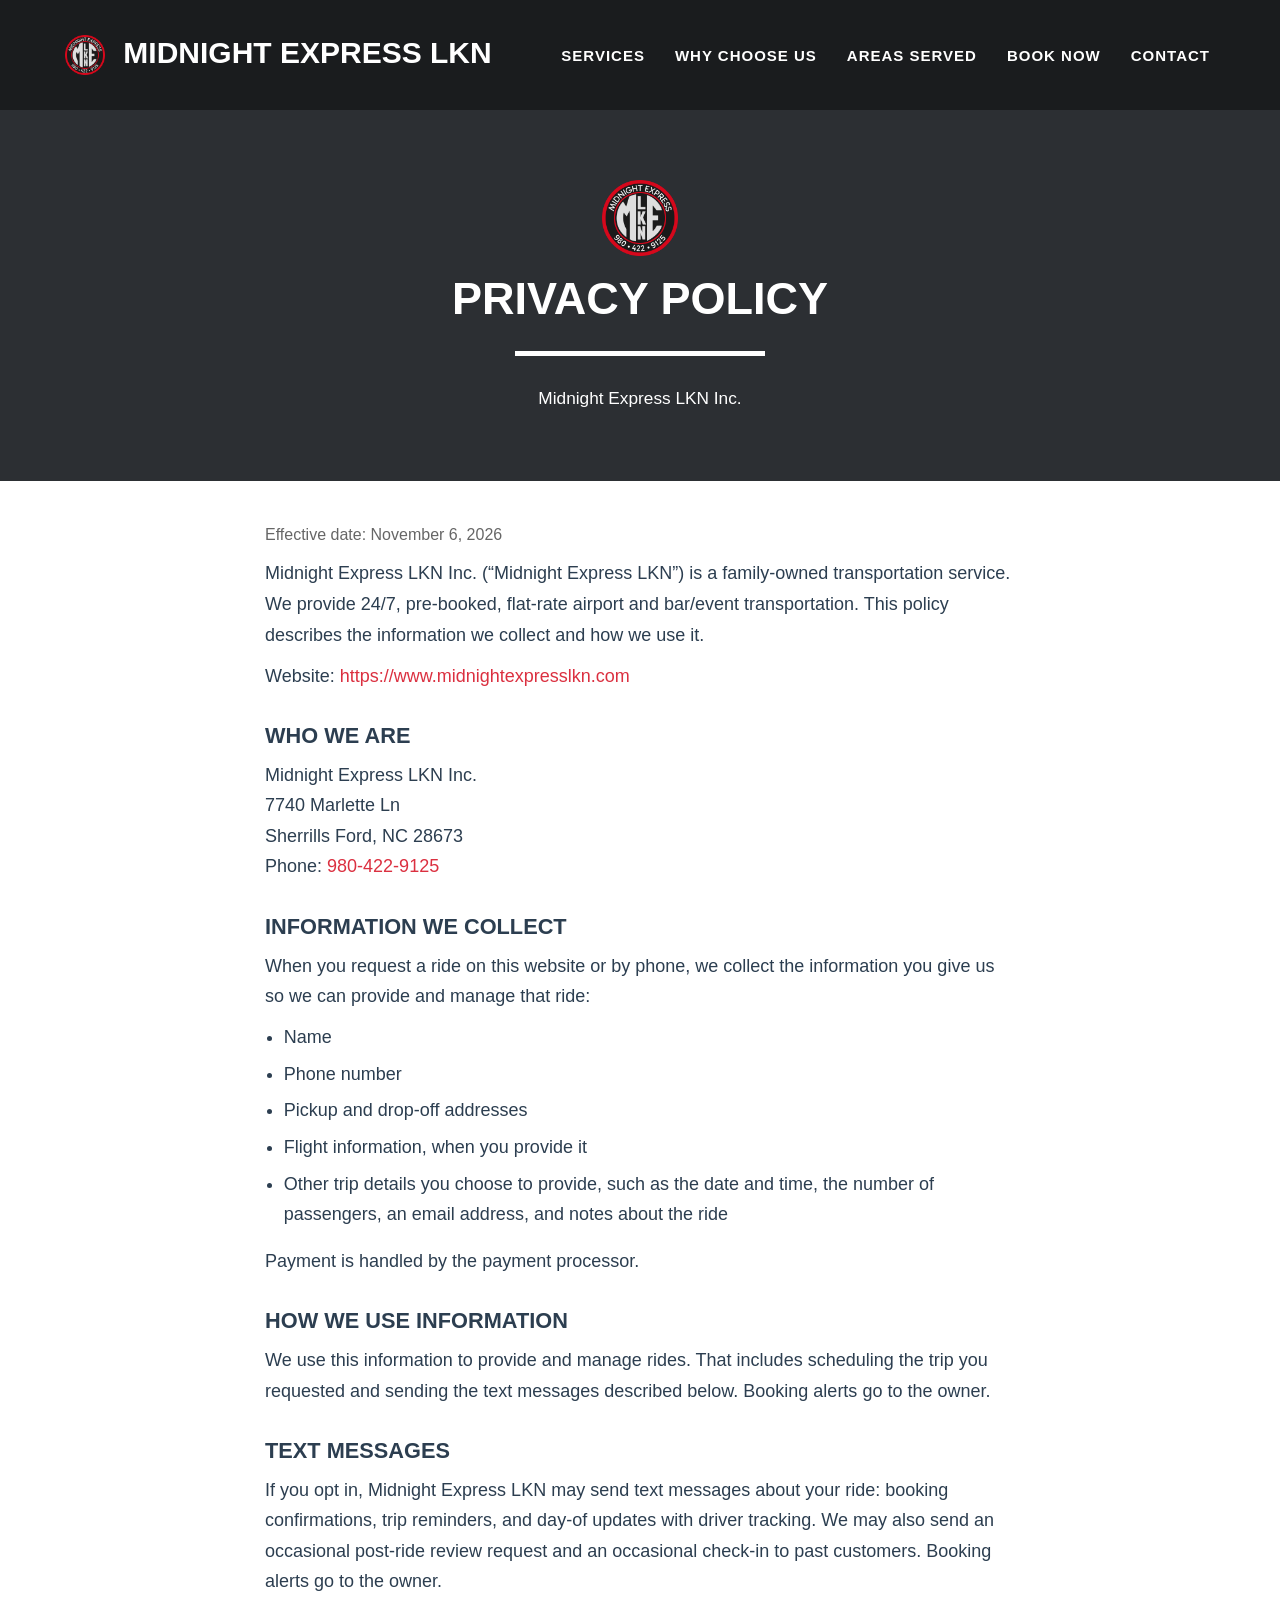
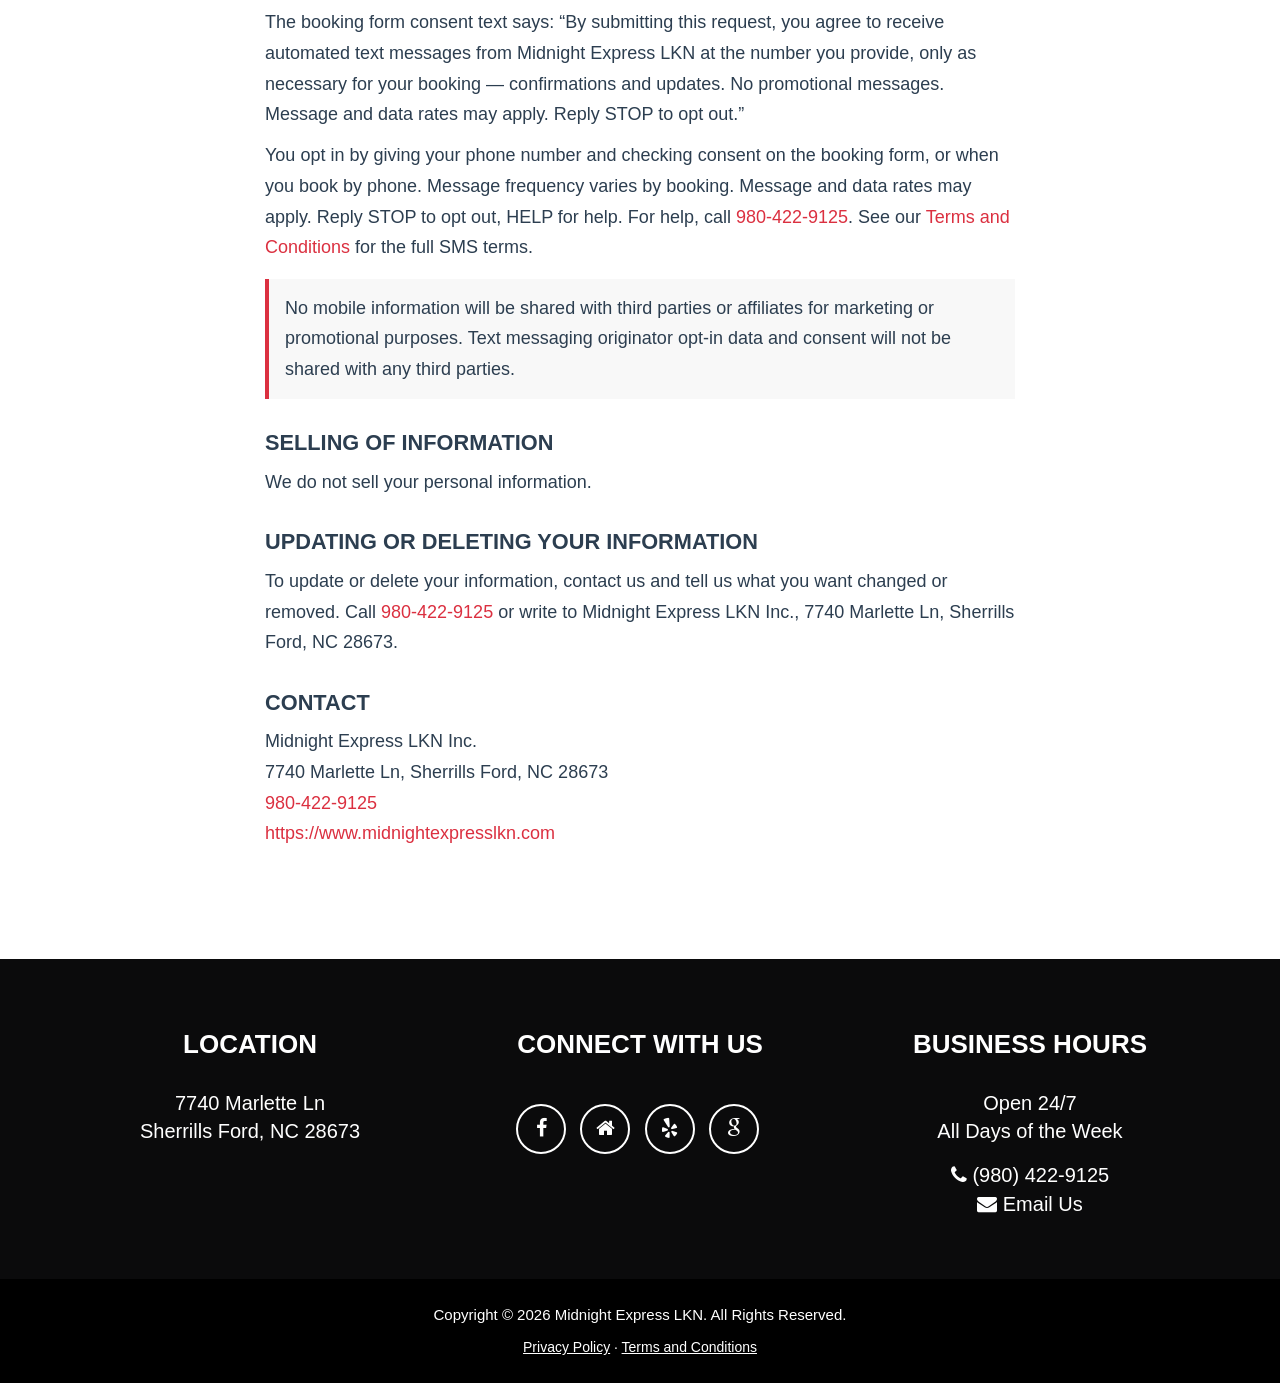
<file: privacy.html>
<!doctype html>
<html lang="en">
  <head><meta name="robots" content="noindex, nofollow">
    <meta charset="utf-8" />
    <meta http-equiv="X-UA-Compatible" content="IE=edge" />
    <meta name="viewport" content="width=device-width, initial-scale=1" />
    <meta
      name="description"
      content="Privacy Policy for Midnight Express LKN Inc. How we collect, use, and protect information when you book a ride, including text messages."
    />
    <title>Privacy Policy - Midnight Express LKN</title>
    <link rel="icon" type="image/x-icon" href="assets/images/favicon.ico" />
    <meta name="theme-color" content="#1A1C1E" />
    <link
      rel="canonical"
      href="https://www.midnightexpresslkn.com/privacy.html"
    />
    <link href="css/bootstrap.min.css" rel="stylesheet" />
    <link href="css/main.min.css" rel="stylesheet" />
    <link href="font-awesome/css/font-awesome.min.css" rel="stylesheet" />
    <link
      href="https://fonts.googleapis.com/css2?family=Oswald:wght@400;700&family=Epilogue:wght@300;400;700&display=swap"
      rel="stylesheet"
    />
  </head>
  <body id="page-top">
    <nav class="navbar navbar-default navbar-fixed-top">
      <div class="container">
        <div class="navbar-header">
          <button
            type="button"
            class="navbar-toggle"
            data-toggle="collapse"
            data-target="#bs-example-navbar-collapse-1"
          >
            <span class="sr-only">Toggle navigation</span>
            <span class="icon-bar"></span>
            <span class="icon-bar"></span>
            <span class="icon-bar"></span>
          </button>
          <a class="navbar-brand" href="/">
            <img
              src="assets/images/logo-512.png"
              alt="Midnight Express LKN Logo"
              class="navbar-logo"
              width="40"
              height="40"
            />
            Midnight Express LKN
          </a>
        </div>
        <div class="collapse navbar-collapse" id="bs-example-navbar-collapse-1">
          <ul class="nav navbar-nav navbar-right">
            <li><a href="/#services">Services</a></li>
            <li><a href="/#why-choose-us">Why Choose Us</a></li>
            <li><a href="/#areas-served">Areas Served</a></li>
            <li><a href="/#booking">Book Now</a></li>
            <li><a href="/#contact">Contact</a></li>
          </ul>
        </div>
      </div>
    </nav>
    <main>
      <section class="legal-hero">
        <div class="container">
          <img
            class="legal-logo"
            src="assets/images/logo-512.png"
            alt=""
            width="76"
            height="76"
          />
          <h1>Privacy Policy</h1>
          <hr class="star-light" />
          <p class="legal-kicker">Midnight Express LKN Inc.</p>
        </div>
      </section>
      <section class="legal-body">
        <div class="container">
          <div class="row">
            <div class="col-lg-8 col-lg-offset-2 legal-copy">
              <p class="legal-meta">Effective date: November 6, 2026</p>
              <p>
                Midnight Express LKN Inc. (“Midnight Express LKN”) is a
                family-owned transportation service. We provide 24/7,
                pre-booked, flat-rate airport and bar/event transportation. This
                policy describes the information we collect and how we use it.
              </p>
              <p>
                Website:
                <a href="https://www.midnightexpresslkn.com"
                  >https://www.midnightexpresslkn.com</a
                >
              </p>

              <h2>Who we are</h2>
              <p>
                Midnight Express LKN Inc.<br />
                7740 Marlette Ln<br />
                Sherrills Ford, NC 28673<br />
                Phone:
                <a href="tel:+19804229125">980-422-9125</a>
              </p>

              <h2>Information we collect</h2>
              <p>
                When you request a ride on this website or by phone, we collect
                the information you give us so we can provide and manage that
                ride:
              </p>
              <ul>
                <li>Name</li>
                <li>Phone number</li>
                <li>Pickup and drop-off addresses</li>
                <li>Flight information, when you provide it</li>
                <li>
                  Other trip details you choose to provide, such as the date and
                  time, the number of passengers, an email address, and notes
                  about the ride
                </li>
              </ul>
              <p>Payment is handled by the payment processor.</p>

              <h2>How we use information</h2>
              <p>
                We use this information to provide and manage rides. That
                includes scheduling the trip you requested and sending the text
                messages described below. Booking alerts go to the owner.
              </p>

              <h2 id="sms">Text messages</h2>
              <p>
                If you opt in, Midnight Express LKN may send text messages about
                your ride: booking confirmations, trip reminders, and day-of
                updates with driver tracking. We may also send an occasional
                post-ride review request and an occasional check-in to past
                customers. Booking alerts go to the owner.
              </p>
              <p>
                The booking form consent text says: “By submitting this request,
                you agree to receive automated text messages from Midnight
                Express LKN at the number you provide, only as necessary for
                your booking — confirmations and updates. No promotional
                messages. Message and data rates may apply. Reply STOP to opt
                out.”
              </p>
              <p>
                You opt in by giving your phone number and checking consent on
                the booking form, or when you book by phone. Message frequency
                varies by booking. Message and data rates may apply. Reply STOP
                to opt out, HELP for help. For help, call
                <a href="tel:+19804229125">980-422-9125</a>. See our
                <a href="/terms.html">Terms and Conditions</a> for the full SMS
                terms.
              </p>
              <p class="legal-note">
                No mobile information will be shared with third parties or
                affiliates for marketing or promotional purposes. Text messaging
                originator opt-in data and consent will not be shared with any
                third parties.
              </p>

              <h2>Selling of information</h2>
              <p>We do not sell your personal information.</p>

              <h2>Updating or deleting your information</h2>
              <p>
                To update or delete your information, contact us and tell us
                what you want changed or removed. Call
                <a href="tel:+19804229125">980-422-9125</a>
                or write to Midnight Express LKN Inc., 7740 Marlette Ln,
                Sherrills Ford, NC 28673.
              </p>

              <h2>Contact</h2>
              <p>
                Midnight Express LKN Inc.<br />
                7740 Marlette Ln, Sherrills Ford, NC 28673<br />
                <a href="tel:+19804229125">980-422-9125</a><br />
                <a href="https://www.midnightexpresslkn.com"
                  >https://www.midnightexpresslkn.com</a
                >
              </p>
            </div>
          </div>
        </div>
      </section>
    </main>
    <footer class="text-center">
      <div class="footer-above">
        <div class="container">
          <div class="row">
            <div class="footer-col col-md-4">
              <h3>Location</h3>
              <p>
                7740 Marlette Ln<br />
                Sherrills Ford, NC 28673
              </p>
            </div>
            <div class="footer-col col-md-4">
              <h3>Connect With Us</h3>
              <ul class="list-inline">
                <li>
                  <a
                    href="https://www.facebook.com/p/Midnight-Express-Lkn-100092021271700/"
                    class="btn-social btn-outline"
                    target="_blank"
                    rel="noopener"
                    aria-label="Facebook"
                    ><i class="fa fa-fw fa-facebook"></i
                  ></a>
                </li>
                <li>
                  <a
                    href="https://nextdoor.com/pages/midnight-express-lkn-sherrills-ford-nc/"
                    class="btn-social btn-outline"
                    target="_blank"
                    rel="noopener"
                    aria-label="Nextdoor"
                    ><i class="fa fa-fw fa-home"></i
                  ></a>
                </li>
                <li>
                  <a
                    href="https://www.yelp.com/biz/midnight-express-lkn-denver?osq=midnight+express+lkn+rides"
                    class="btn-social btn-outline"
                    target="_blank"
                    rel="noopener"
                    aria-label="Yelp"
                    ><i class="fa fa-fw fa-yelp"></i
                  ></a>
                </li>
                <li>
                  <a
                    href="https://www.google.com/maps/search/?api=1&amp;query=Midnight+Express+LKN&amp;query_place_id=ChIJKxRQ8TeXoyIR7zVHfWBTVf4"
                    class="btn-social btn-outline"
                    target="_blank"
                    rel="noopener"
                    aria-label="Google reviews"
                    ><i class="fa fa-fw fa-google"></i
                  ></a>
                </li>
              </ul>
            </div>
            <div class="footer-col col-md-4">
              <h3>Business Hours</h3>
              <p>
                Open 24/7<br />
                All Days of the Week
              </p>
              <p class="footer-contact">
                <i class="fa fa-phone"></i>
                <a href="tel:+19804229125">(980) 422-9125</a><br />
                <i class="fa fa-envelope"></i>
                <a href="mailto:midnightexpresslkn@gmail.com">Email Us</a>
              </p>
            </div>
          </div>
        </div>
      </div>
      <div class="footer-below">
        <div class="container">
          <div class="row">
            <div class="col-lg-12">
              Copyright &copy; 2026 Midnight Express LKN. All Rights Reserved.
              <p class="footer-legal">
                <a href="/privacy.html" aria-current="page">Privacy Policy</a>
                <span aria-hidden="true">&middot;</span>
                <a href="/terms.html">Terms and Conditions</a>
              </p>
            </div>
          </div>
        </div>
      </div>
    </footer>
    <script src="js/jquery.js"></script>
    <script src="js/bootstrap.min.js"></script>
  </body>
</html>
</file>
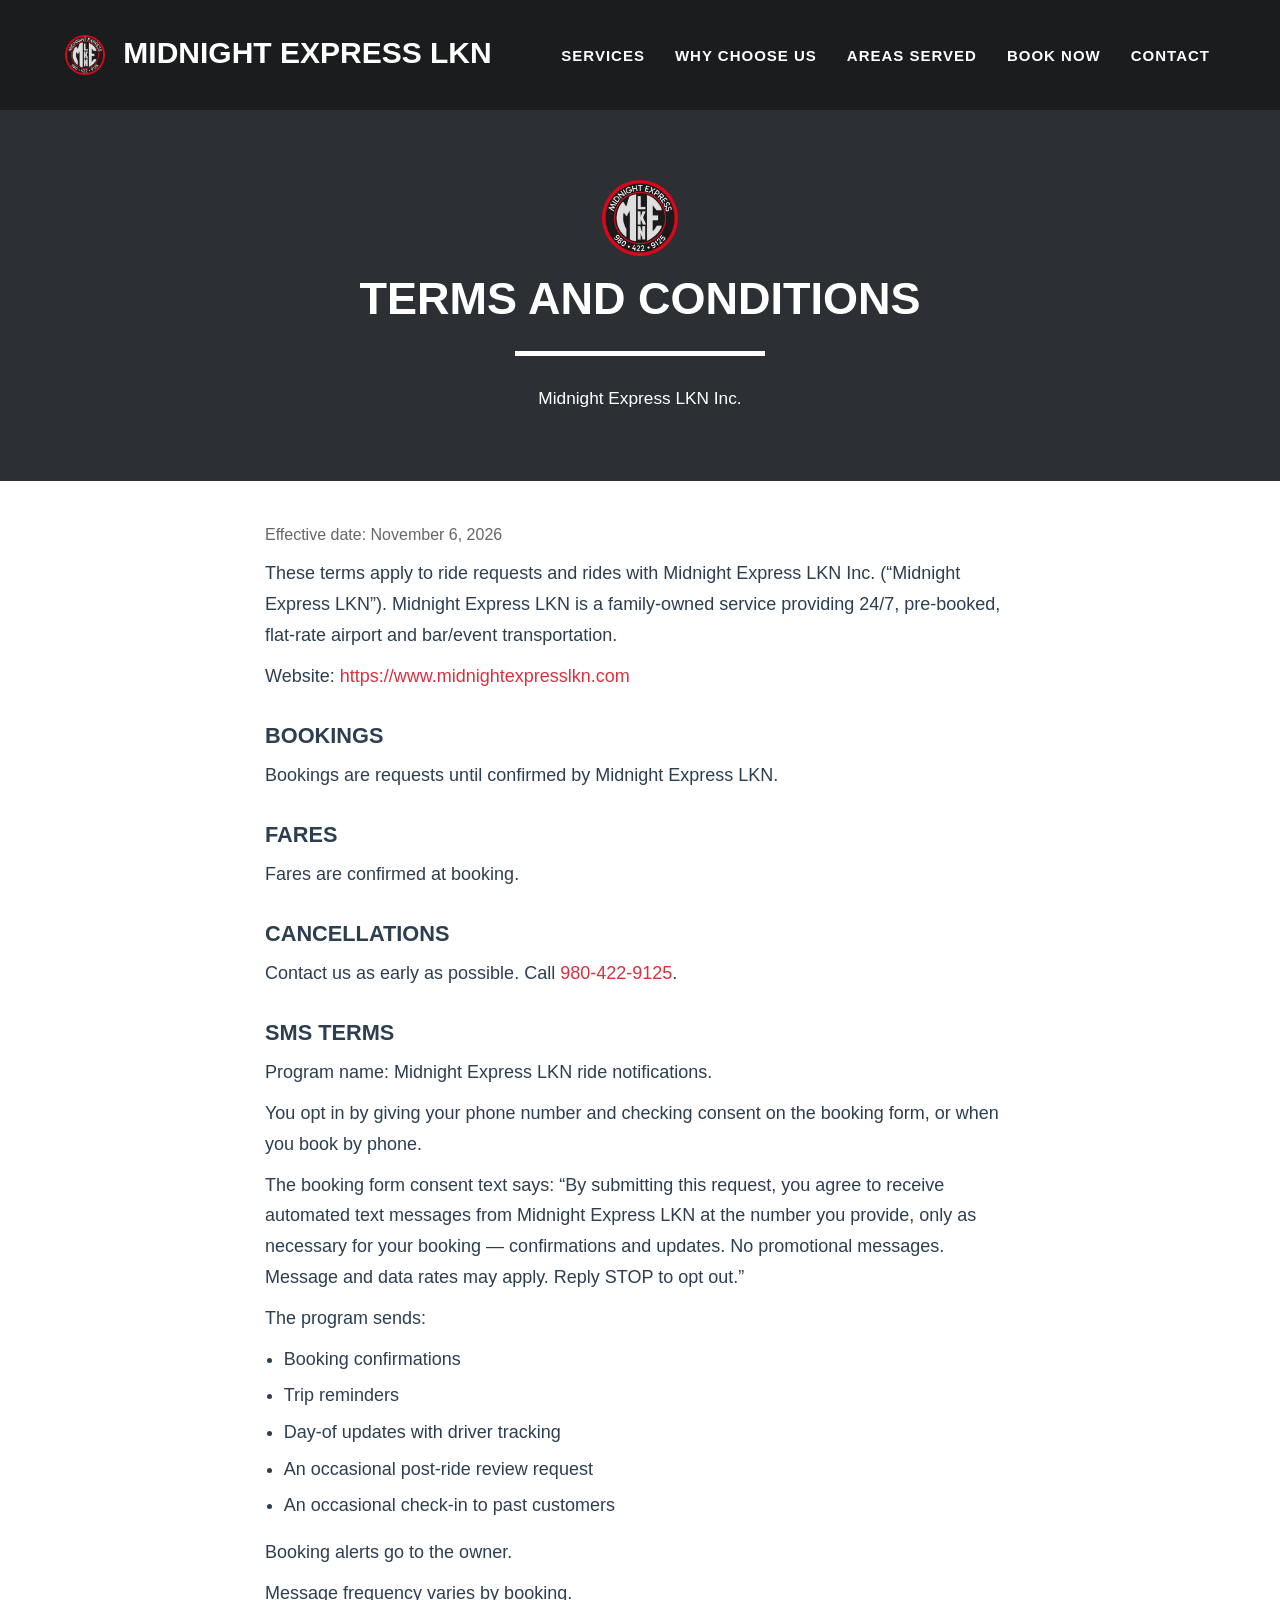
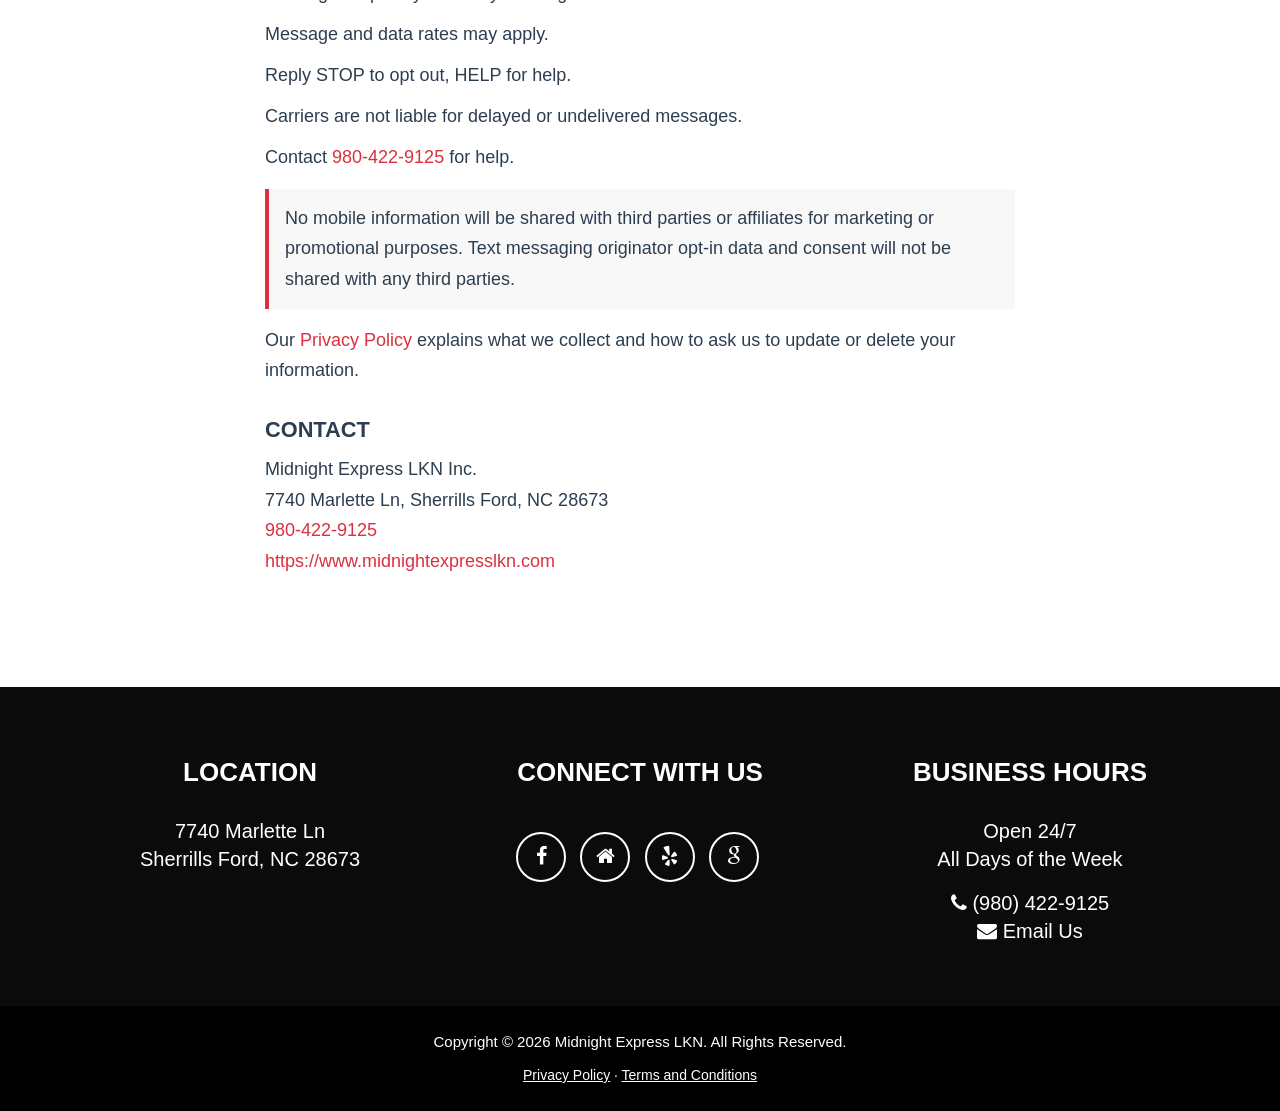
<file: terms.html>
<!doctype html>
<html lang="en">
  <head><meta name="robots" content="noindex, nofollow">
    <meta charset="utf-8" />
    <meta http-equiv="X-UA-Compatible" content="IE=edge" />
    <meta name="viewport" content="width=device-width, initial-scale=1" />
    <meta
      name="description"
      content="Terms and Conditions for Midnight Express LKN Inc., including SMS terms for Midnight Express LKN ride notifications."
    />
    <title>Terms and Conditions - Midnight Express LKN</title>
    <link rel="icon" type="image/x-icon" href="assets/images/favicon.ico" />
    <meta name="theme-color" content="#1A1C1E" />
    <link
      rel="canonical"
      href="https://www.midnightexpresslkn.com/terms.html"
    />
    <link href="css/bootstrap.min.css" rel="stylesheet" />
    <link href="css/main.min.css" rel="stylesheet" />
    <link href="font-awesome/css/font-awesome.min.css" rel="stylesheet" />
    <link
      href="https://fonts.googleapis.com/css2?family=Oswald:wght@400;700&family=Epilogue:wght@300;400;700&display=swap"
      rel="stylesheet"
    />
  </head>
  <body id="page-top">
    <nav class="navbar navbar-default navbar-fixed-top">
      <div class="container">
        <div class="navbar-header">
          <button
            type="button"
            class="navbar-toggle"
            data-toggle="collapse"
            data-target="#bs-example-navbar-collapse-1"
          >
            <span class="sr-only">Toggle navigation</span>
            <span class="icon-bar"></span>
            <span class="icon-bar"></span>
            <span class="icon-bar"></span>
          </button>
          <a class="navbar-brand" href="/">
            <img
              src="assets/images/logo-512.png"
              alt="Midnight Express LKN Logo"
              class="navbar-logo"
              width="40"
              height="40"
            />
            Midnight Express LKN
          </a>
        </div>
        <div class="collapse navbar-collapse" id="bs-example-navbar-collapse-1">
          <ul class="nav navbar-nav navbar-right">
            <li><a href="/#services">Services</a></li>
            <li><a href="/#why-choose-us">Why Choose Us</a></li>
            <li><a href="/#areas-served">Areas Served</a></li>
            <li><a href="/#booking">Book Now</a></li>
            <li><a href="/#contact">Contact</a></li>
          </ul>
        </div>
      </div>
    </nav>
    <main>
      <section class="legal-hero">
        <div class="container">
          <img
            class="legal-logo"
            src="assets/images/logo-512.png"
            alt=""
            width="76"
            height="76"
          />
          <h1>Terms and Conditions</h1>
          <hr class="star-light" />
          <p class="legal-kicker">Midnight Express LKN Inc.</p>
        </div>
      </section>
      <section class="legal-body">
        <div class="container">
          <div class="row">
            <div class="col-lg-8 col-lg-offset-2 legal-copy">
              <p class="legal-meta">Effective date: November 6, 2026</p>
              <p>
                These terms apply to ride requests and rides with Midnight
                Express LKN Inc. (“Midnight Express LKN”). Midnight Express LKN
                is a family-owned service providing 24/7, pre-booked, flat-rate
                airport and bar/event transportation.
              </p>
              <p>
                Website:
                <a href="https://www.midnightexpresslkn.com"
                  >https://www.midnightexpresslkn.com</a
                >
              </p>

              <h2>Bookings</h2>
              <p>
                Bookings are requests until confirmed by Midnight Express LKN.
              </p>

              <h2>Fares</h2>
              <p>Fares are confirmed at booking.</p>

              <h2>Cancellations</h2>
              <p>
                Contact us as early as possible. Call
                <a href="tel:+19804229125">980-422-9125</a>.
              </p>

              <h2 id="sms">SMS Terms</h2>
              <p>Program name: Midnight Express LKN ride notifications.</p>
              <p>
                You opt in by giving your phone number and checking consent on
                the booking form, or when you book by phone.
              </p>
              <p>
                The booking form consent text says: “By submitting this request,
                you agree to receive automated text messages from Midnight
                Express LKN at the number you provide, only as necessary for
                your booking — confirmations and updates. No promotional
                messages. Message and data rates may apply. Reply STOP to opt
                out.”
              </p>
              <p>The program sends:</p>
              <ul>
                <li>Booking confirmations</li>
                <li>Trip reminders</li>
                <li>Day-of updates with driver tracking</li>
                <li>An occasional post-ride review request</li>
                <li>An occasional check-in to past customers</li>
              </ul>
              <p>Booking alerts go to the owner.</p>
              <p>Message frequency varies by booking.</p>
              <p>Message and data rates may apply.</p>
              <p>Reply STOP to opt out, HELP for help.</p>
              <p>
                Carriers are not liable for delayed or undelivered messages.
              </p>
              <p>
                Contact
                <a href="tel:+19804229125">980-422-9125</a>
                for help.
              </p>
              <p class="legal-note">
                No mobile information will be shared with third parties or
                affiliates for marketing or promotional purposes. Text messaging
                originator opt-in data and consent will not be shared with any
                third parties.
              </p>
              <p>
                Our
                <a href="/privacy.html">Privacy Policy</a>
                explains what we collect and how to ask us to update or delete
                your information.
              </p>

              <h2>Contact</h2>
              <p>
                Midnight Express LKN Inc.<br />
                7740 Marlette Ln, Sherrills Ford, NC 28673<br />
                <a href="tel:+19804229125">980-422-9125</a><br />
                <a href="https://www.midnightexpresslkn.com"
                  >https://www.midnightexpresslkn.com</a
                >
              </p>
            </div>
          </div>
        </div>
      </section>
    </main>
    <footer class="text-center">
      <div class="footer-above">
        <div class="container">
          <div class="row">
            <div class="footer-col col-md-4">
              <h3>Location</h3>
              <p>
                7740 Marlette Ln<br />
                Sherrills Ford, NC 28673
              </p>
            </div>
            <div class="footer-col col-md-4">
              <h3>Connect With Us</h3>
              <ul class="list-inline">
                <li>
                  <a
                    href="https://www.facebook.com/p/Midnight-Express-Lkn-100092021271700/"
                    class="btn-social btn-outline"
                    target="_blank"
                    rel="noopener"
                    aria-label="Facebook"
                    ><i class="fa fa-fw fa-facebook"></i
                  ></a>
                </li>
                <li>
                  <a
                    href="https://nextdoor.com/pages/midnight-express-lkn-sherrills-ford-nc/"
                    class="btn-social btn-outline"
                    target="_blank"
                    rel="noopener"
                    aria-label="Nextdoor"
                    ><i class="fa fa-fw fa-home"></i
                  ></a>
                </li>
                <li>
                  <a
                    href="https://www.yelp.com/biz/midnight-express-lkn-denver?osq=midnight+express+lkn+rides"
                    class="btn-social btn-outline"
                    target="_blank"
                    rel="noopener"
                    aria-label="Yelp"
                    ><i class="fa fa-fw fa-yelp"></i
                  ></a>
                </li>
                <li>
                  <a
                    href="https://www.google.com/maps/search/?api=1&amp;query=Midnight+Express+LKN&amp;query_place_id=ChIJKxRQ8TeXoyIR7zVHfWBTVf4"
                    class="btn-social btn-outline"
                    target="_blank"
                    rel="noopener"
                    aria-label="Google reviews"
                    ><i class="fa fa-fw fa-google"></i
                  ></a>
                </li>
              </ul>
            </div>
            <div class="footer-col col-md-4">
              <h3>Business Hours</h3>
              <p>
                Open 24/7<br />
                All Days of the Week
              </p>
              <p class="footer-contact">
                <i class="fa fa-phone"></i>
                <a href="tel:+19804229125">(980) 422-9125</a><br />
                <i class="fa fa-envelope"></i>
                <a href="mailto:midnightexpresslkn@gmail.com">Email Us</a>
              </p>
            </div>
          </div>
        </div>
      </div>
      <div class="footer-below">
        <div class="container">
          <div class="row">
            <div class="col-lg-12">
              Copyright &copy; 2026 Midnight Express LKN. All Rights Reserved.
              <p class="footer-legal">
                <a href="/privacy.html">Privacy Policy</a>
                <span aria-hidden="true">&middot;</span>
                <a href="/terms.html" aria-current="page"
                  >Terms and Conditions</a
                >
              </p>
            </div>
          </div>
        </div>
      </div>
    </footer>
    <script src="js/jquery.js"></script>
    <script src="js/bootstrap.min.js"></script>
  </body>
</html>
</file>
<file: css/main.min.css>
html {
  scroll-padding-top: 100px;
}
html,
body {
  max-width: 100%;
  margin: 0;
  padding: 0;
}
p {
  font-size: 20px;
}
p.small {
  font-size: 16px;
}
.text-lg {
  font-size: 18px;
  line-height: 1.8;
}
.text-xl {
  font-size: 20px;
  line-height: 1.8;
}
.text-xxl {
  font-size: 24px;
}
.text-muted {
  color: #666;
}
.text-muted-light {
  color: #999;
}
a,
a:hover,
a:focus,
a:active,
a.active {
  color: #db3040;
  outline: none;
}
h1,
h2,
h3,
h4,
h5,
h6 {
  font-family: "Montserrat", "Helvetica Neue", Helvetica, Arial, sans-serif;
  text-transform: uppercase;
  font-weight: 700;
}
hr.star-light,
hr.star-primary {
  padding: 0;
  border: none;
  border-top: solid 5px;
  text-align: center;
  max-width: 250px;
  margin: 25px auto 30px;
}
hr.star-light:after,
hr.star-primary:after {
  content: "\f005";
  font-family: FontAwesome;
  display: inline-block;
  position: relative;
  top: -0.8em;
  font-size: 2em;
  padding: 0 0.25em;
}
hr.star-light {
  border-color: white;
}
hr.star-light:after {
  background-color: #db3040;
  color: white;
}
hr.star-primary {
  border-color: #0B0B0C;
}
hr.star-primary:after {
  background-color: white;
  color: #0B0B0C;
}
.img-centered {
  margin: 0 auto;
}
header {
  text-align: center;
  background: #2C2F33;
  color: white;
  position: relative;
  width: 100%;
  max-width: 100%;
  overflow: hidden;
}
header:after {
  content: '';
  position: absolute;
  top: 0;
  left: 0;
  right: 0;
  bottom: 0;
  background: none;
  background-size: cover;
  background-attachment: scroll;
  z-index: 0;
}
header:before {
  content: '';
  position: absolute;
  top: 0;
  left: 0;
  right: 0;
  bottom: 0;
  background: rgba(0, 0, 0, 0.65);
  z-index: 1;
}
header .container {
  padding-top: 100px;
  padding-bottom: 50px;
  position: relative;
  z-index: 2;
}
header img {
  display: block;
  margin: 0 auto 20px;
}
header .intro-text .name {
  display: block;
  font-family: "Montserrat", "Helvetica Neue", Helvetica, Arial, sans-serif;
  text-transform: uppercase;
  font-weight: 700;
  font-size: 2em;
}
header .intro-text .skills {
  font-size: 1.25em;
  font-weight: 300;
}
@media (min-width: 2200px) {
  header:after {
    background-size: contain;
    background-position: center -50px;
    background-attachment: fixed;
  }
}
@media (min-width: 768px) {
  header .container {
    padding-top: 200px;
    padding-bottom: 100px;
  }
  header .intro-text .name {
    font-size: 4.75em;
  }
  header .intro-text .skills {
    font-size: 1.75em;
  }
}
@media (min-width: 768px) {
  .navbar-fixed-top {
    padding: 25px 0;
    -webkit-transition: padding 0.3s;
    -moz-transition: padding 0.3s;
    transition: padding 0.3s;
  }
  .navbar-fixed-top .navbar-brand {
    font-size: 2em;
    -webkit-transition: all 0.3s;
    -moz-transition: all 0.3s;
    transition: all 0.3s;
  }
  .navbar-fixed-top.navbar-shrink {
    padding: 10px 0;
  }
  .navbar-fixed-top.navbar-shrink .navbar-brand {
    font-size: 1.5em;
  }
}
.navbar {
  font-family: "Montserrat", "Helvetica Neue", Helvetica, Arial, sans-serif;
  text-transform: uppercase;
  font-weight: 700;
}
.navbar a:focus {
  outline: none;
}
.navbar .navbar-nav {
  letter-spacing: 1px;
}
.navbar .navbar-nav li a:focus {
  outline: none;
}
.navbar-default,
.navbar-inverse {
  border: none;
  background-color: #1A1C1E;
}
.navbar-brand {
  padding: 10px;
}
.navbar-brand img {
  display: inline-block;
}
section {
  padding: 100px 0;
}
section h2 {
  margin: 0;
  font-size: 3em;
}
section.success {
  background: #2C2F33;
  color: white;
}
@media (max-width: 767px) {
  section {
    padding: 75px 0;
  }
  section.first {
    padding-top: 75px;
  }
}
#portfolio .portfolio-item {
  margin: 0 0 15px;
  right: 0;
}
#portfolio .portfolio-item .portfolio-link {
  display: block;
  position: relative;
  max-width: 400px;
  margin: 0 auto;
}
#portfolio .portfolio-item .portfolio-link .caption {
  background: rgba(219, 48, 64, 0.9);
  position: absolute;
  width: 100%;
  height: 100%;
  opacity: 0;
  transition: all ease 0.5s;
  -webkit-transition: all ease 0.5s;
  -moz-transition: all ease 0.5s;
}
#portfolio .portfolio-item .portfolio-link .caption:hover {
  opacity: 1;
}
#portfolio .portfolio-item .portfolio-link .caption .caption-content {
  position: absolute;
  width: 100%;
  height: 20px;
  font-size: 20px;
  text-align: center;
  top: 50%;
  margin-top: -12px;
  color: white;
}
#portfolio .portfolio-item .portfolio-link .caption .caption-content i {
  margin-top: -12px;
}
#portfolio .portfolio-item .portfolio-link .caption .caption-content h3,
#portfolio .portfolio-item .portfolio-link .caption .caption-content h4 {
  margin: 0;
}
#portfolio * {
  z-index: 2;
}
@media (min-width: 767px) {
  #portfolio .portfolio-item {
    margin: 0 0 30px;
  }
}
.btn-outline {
  color: white;
  font-size: 20px;
  border: solid 2px white;
  background: transparent;
  transition: all 0.3s ease-in-out;
  margin-top: 15px;
}
.btn-outline:hover,
.btn-outline:focus,
.btn-outline:active,
.btn-outline.active {
  color: #000000;
  border: solid 2px white;
}
.floating-label-form-group {
  position: relative;
  margin-bottom: 0;
  padding-bottom: 0.5em;
  border-bottom: none;
}
.floating-label-form-group input,
.floating-label-form-group textarea,
.floating-label-form-group select {
  z-index: 1;
  position: relative;
  padding: 10px 12px;
  border: 1px solid #d0d0d0;
  border-radius: 4px;
  font-size: 1.5em;
  background: #f9f9f9;
  box-shadow: none !important;
  resize: none;
  color: #333;
}
.floating-label-form-group input:focus,
.floating-label-form-group textarea:focus,
.floating-label-form-group select:focus {
  border-color: #db3040;
  outline: none;
  background: #fff;
}
.floating-label-form-group label {
  display: block;
  z-index: 0;
  position: relative;
  top: 2em;
  margin: 0;
  font-size: 0.85em;
  line-height: 1.76470588em;
  vertical-align: middle;
  vertical-align: baseline;
  opacity: 0;
  -webkit-transition: top 0.3s ease, opacity 0.3s ease;
  -moz-transition: top 0.3s ease, opacity 0.3s ease;
  -ms-transition: top 0.3s ease, opacity 0.3s ease;
  transition: top 0.3s ease, opacity 0.3s ease;
}
.floating-label-form-group::not(:first-child) {
  padding-left: 14px;
  border-left: none;
}
.floating-label-form-group-with-value label {
  top: 0;
  opacity: 1;
}
.floating-label-form-group-with-focus label {
  color: #db3040;
}
form .row:first-child .floating-label-form-group {
  border-top: none;
}
footer {
  color: white;
}
footer h3 {
  margin-bottom: 30px;
}
footer .footer-above {
  padding-top: 50px;
  background-color: #0B0B0C;
}
footer .footer-col {
  margin-bottom: 50px;
}
footer .footer-below {
  padding: 25px 0;
  background-color: #000000;
}
.btn-social {
  display: inline-block;
  height: 50px;
  width: 50px;
  border: 2px solid white;
  border-radius: 100%;
  text-align: center;
  font-size: 20px;
  line-height: 45px;
}
.btn:focus,
.btn:active,
.btn.active {
  outline: none;
}
.scroll-top {
  position: fixed;
  right: 2%;
  bottom: 2%;
  width: 50px;
  height: 50px;
  z-index: 1049;
}
.scroll-top .btn {
  font-size: 20px;
  width: 50px;
  height: 50px;
  border-radius: 100%;
  line-height: 28px;
}
.scroll-top .btn:focus {
  outline: none;
}
.portfolio-modal .modal-content {
  border-radius: 0;
  background-clip: border-box;
  -webkit-box-shadow: none;
  box-shadow: none;
  border: none;
  min-height: 100%;
  padding: 100px 0;
  text-align: center;
}
.portfolio-modal .modal-content h2 {
  margin: 0;
  font-size: 3em;
}
.portfolio-modal .modal-content img {
  margin-bottom: 30px;
}
.portfolio-modal .modal-content .item-details {
  margin: 30px 0;
}
.portfolio-modal .close-modal {
  position: absolute;
  width: 75px;
  height: 75px;
  background-color: transparent;
  top: 25px;
  right: 25px;
  cursor: pointer;
}
.portfolio-modal .close-modal:hover {
  opacity: 0.3;
}
.portfolio-modal .close-modal .lr {
  height: 75px;
  width: 1px;
  margin-left: 35px;
  background-color: #0B0B0C;
  transform: rotate(45deg);
  -ms-transform: rotate(45deg);
  /* IE 9 */
  -webkit-transform: rotate(45deg);
  /* Safari and Chrome */
  z-index: 1051;
}
.portfolio-modal .close-modal .lr .rl {
  height: 75px;
  width: 1px;
  background-color: #0B0B0C;
  transform: rotate(90deg);
  -ms-transform: rotate(90deg);
  /* IE 9 */
  -webkit-transform: rotate(90deg);
  /* Safari and Chrome */
  z-index: 1052;
}
.portfolio-modal .modal-backdrop {
  opacity: 0;
  display: none;
}
.mt-sm {
  margin-top: 15px;
}
.mt-md {
  margin-top: 20px;
}
.mt-lg {
  margin-top: 30px;
}
.mt-xl {
  margin-top: 40px;
}
.mb-sm {
  margin-bottom: 15px;
}
.mb-md {
  margin-bottom: 20px;
}
.mb-lg {
  margin-bottom: 30px;
}
.mb-xl {
  margin-bottom: 40px;
}
.mr-xs {
  margin-right: 10px;
}
.mr-sm {
  margin-right: 15px;
}
.ml-sm {
  margin-left: 15px;
}
.navbar-logo {
  height: 40px;
  display: inline-block;
  vertical-align: middle;
  margin-right: 10px;
}
.service-icon {
  color: #ffffff;
  margin-bottom: 20px;
}
.service-description {
  font-size: 16px;
  line-height: 1.6;
}
.feature-list {
  font-size: 18px;
  line-height: 1.8;
  list-style-type: none;
  padding-left: 0;
}
.feature-list li {
  margin-bottom: 15px;
}
.feature-list .fa-check {
  color: #FFFFFF;
  margin-right: 10px;
}
.service-area-list {
  list-style: none;
  padding: 0;
  font-size: 16px;
  line-height: 2;
}
.service-area-list h4 {
  margin-bottom: 20px;
}
.service-area-column {
  margin-bottom: 30px;
}
.about-text {
  font-size: 18px;
  line-height: 1.8;
  margin-bottom: 20px;
}
.about-cta {
  margin-top: 30px;
  font-size: 20px;
}
.about-cta a {
  color: #db3040;
}
#booking-quote {
  display: block;
  background: #f8f8f8;
  padding: 20px;
  border-radius: 5px;
  margin-bottom: 20px;
}
#booking-quote h4 {
  margin-top: 0;
}
#booking-quote #quote-details {
  font-size: 18px;
  margin: 10px 0;
}
#booking-quote .quote-disclaimer {
  font-size: 14px;
  color: #666;
  margin-bottom: 0;
}
#booking-success {
  display: none;
}
.booking-alternate {
  margin-top: 15px;
  color: #db3040;
}
.booking-alternate a {
  font-weight: bold;
  font-size: 18px;
  color: #db3040;
}
#bookingForm button[type="submit"] {
  background-color: #db3040;
  border-color: #db3040;
  color: #FFFFFF;
}
#bookingForm button[type="submit"]:hover,
#bookingForm button[type="submit"]:focus,
#bookingForm button[type="submit"]:active {
  background-color: #db3040;
  border-color: #db3040;
}
.contact-info {
  margin-bottom: 30px;
}
.contact-info p {
  font-size: 20px;
  margin-top: 20px;
}
.contact-info p.contact-phone {
  font-size: 20px;
}
.contact-info p.contact-phone a {
  font-size: 24px;
  font-weight: bold;
  color: #FFFFFF;
}
.contact-info p.contact-email,
.contact-info p.contact-address {
  font-size: 18px;
  margin-top: 15px;
}
.contact-info p.contact-email a,
.contact-info p.contact-address a {
  color: #FFFFFF;
}
.contact-info p .fa {
  margin-right: 10px;
}
footer .social-note {
  font-size: 12px;
  margin-top: 10px;
  color: #999;
}
footer .footer-contact {
  margin-top: 15px;
}
footer .footer-contact a {
  color: #FFFFFF;
}
.error-page-content {
  margin-top: 40px;
}
.error-page-content p {
  font-size: 16px;
  color: #999;
}
.error-page-content a {
  color: #db3040;
  font-weight: bold;
}
.text-white {
  color: #FFFFFF;
}
.text-accent {
  color: #db3040;
}
.bg-light {
  background: #f8f8f8;
}
.form-control:focus {
  border-color: #db3040;
  outline: none;
  box-shadow: 0 0 0 0.2rem rgba(219, 48, 64, 0.25);
}
.btn-success {
  background-color: #db3040;
  border-color: #db3040;
}
.btn-success:hover,
.btn-success:focus,
.btn-success.focus,
.btn-success:active,
.btn-success.active,
.open > .dropdown-toggle.btn-success {
  background-color: #db3040;
  border-color: #db3040;
}
.navbar-default .navbar-brand:hover,
.navbar-default .navbar-brand:focus {
  color: #db3040;
}
.navbar-default .navbar-nav > li > a:hover,
.navbar-default .navbar-nav > li > a:focus {
  color: #db3040;
}
#contactForm button[type="submit"] {
  background-color: #db3040;
  border-color: #db3040;
  color: #FFFFFF;
}
#contactForm button[type="submit"]:hover,
#contactForm button[type="submit"]:focus,
#contactForm button[type="submit"]:active {
  background-color: #db3040;
  border-color: #db3040;
  color: #FFFFFF;
}
.has-error .form-control {
  border-color: #d9534f;
  box-shadow: inset 0 1px 1px rgba(0, 0, 0, 0.075), 0 0 6px rgba(217, 83, 79, 0.4);
}
.has-error .form-control:focus {
  border-color: #d9534f;
  box-shadow: inset 0 1px 1px rgba(0, 0, 0, 0.075), 0 0 8px rgba(217, 83, 79, 0.6);
}
.has-error label {
  color: #d9534f;
}
#bookingForm button[type="submit"]:disabled {
  background-color: #8d9399;
  border-color: #8d9399;
  color: #ffffff;
  opacity: 1;
  cursor: not-allowed;
}
.booking-legal {
  margin: 10px 0 0;
  font-size: 13px;
  line-height: 1.45;
  color: #666;
  text-align: center;
}
footer .footer-legal {
  margin: 12px 0 0;
  font-size: 14px;
  line-height: 1.5;
}
footer .footer-legal a {
  color: #ffffff;
  text-decoration: underline;
}
footer .footer-legal a:hover,
footer .footer-legal a:focus {
  color: #db3040;
}
section.legal-hero {
  background: #2C2F33;
  color: #ffffff;
  text-align: center;
  padding: 120px 15px 48px;
}
section.legal-hero h1 {
  margin: 0;
  font-size: 2em;
  line-height: 1.2;
  color: #ffffff;
}
section.legal-hero .legal-kicker {
  margin: 0;
  font-size: 1.15em;
  font-weight: 300;
}
.legal-logo {
  display: block;
  width: 76px;
  height: 76px;
  margin: 0 auto 16px;
}
section.legal-body {
  padding-top: 40px;
}
.legal-copy h2 {
  font-size: 1.45em;
  text-align: left;
  margin: 1.5em 0 0.55em;
}
.legal-copy p,
.legal-copy li {
  font-size: 18px;
  line-height: 1.7;
}
.legal-copy ul {
  margin: 0 0 16px;
  padding-left: 1.25em;
}
.legal-copy li {
  margin-bottom: 6px;
}
.legal-copy .legal-meta {
  color: #666;
  font-size: 16px;
}
.legal-note {
  background: #f8f8f8;
  border-left: 4px solid #db3040;
  padding: 14px 16px;
  margin: 16px 0;
}
@media (min-width: 768px) {
  section.legal-hero {
    padding: 180px 15px 70px;
  }
  section.legal-hero h1 {
    font-size: 3em;
  }
}


/*# sourceMappingURL=main.min.css.map*/
</file>
